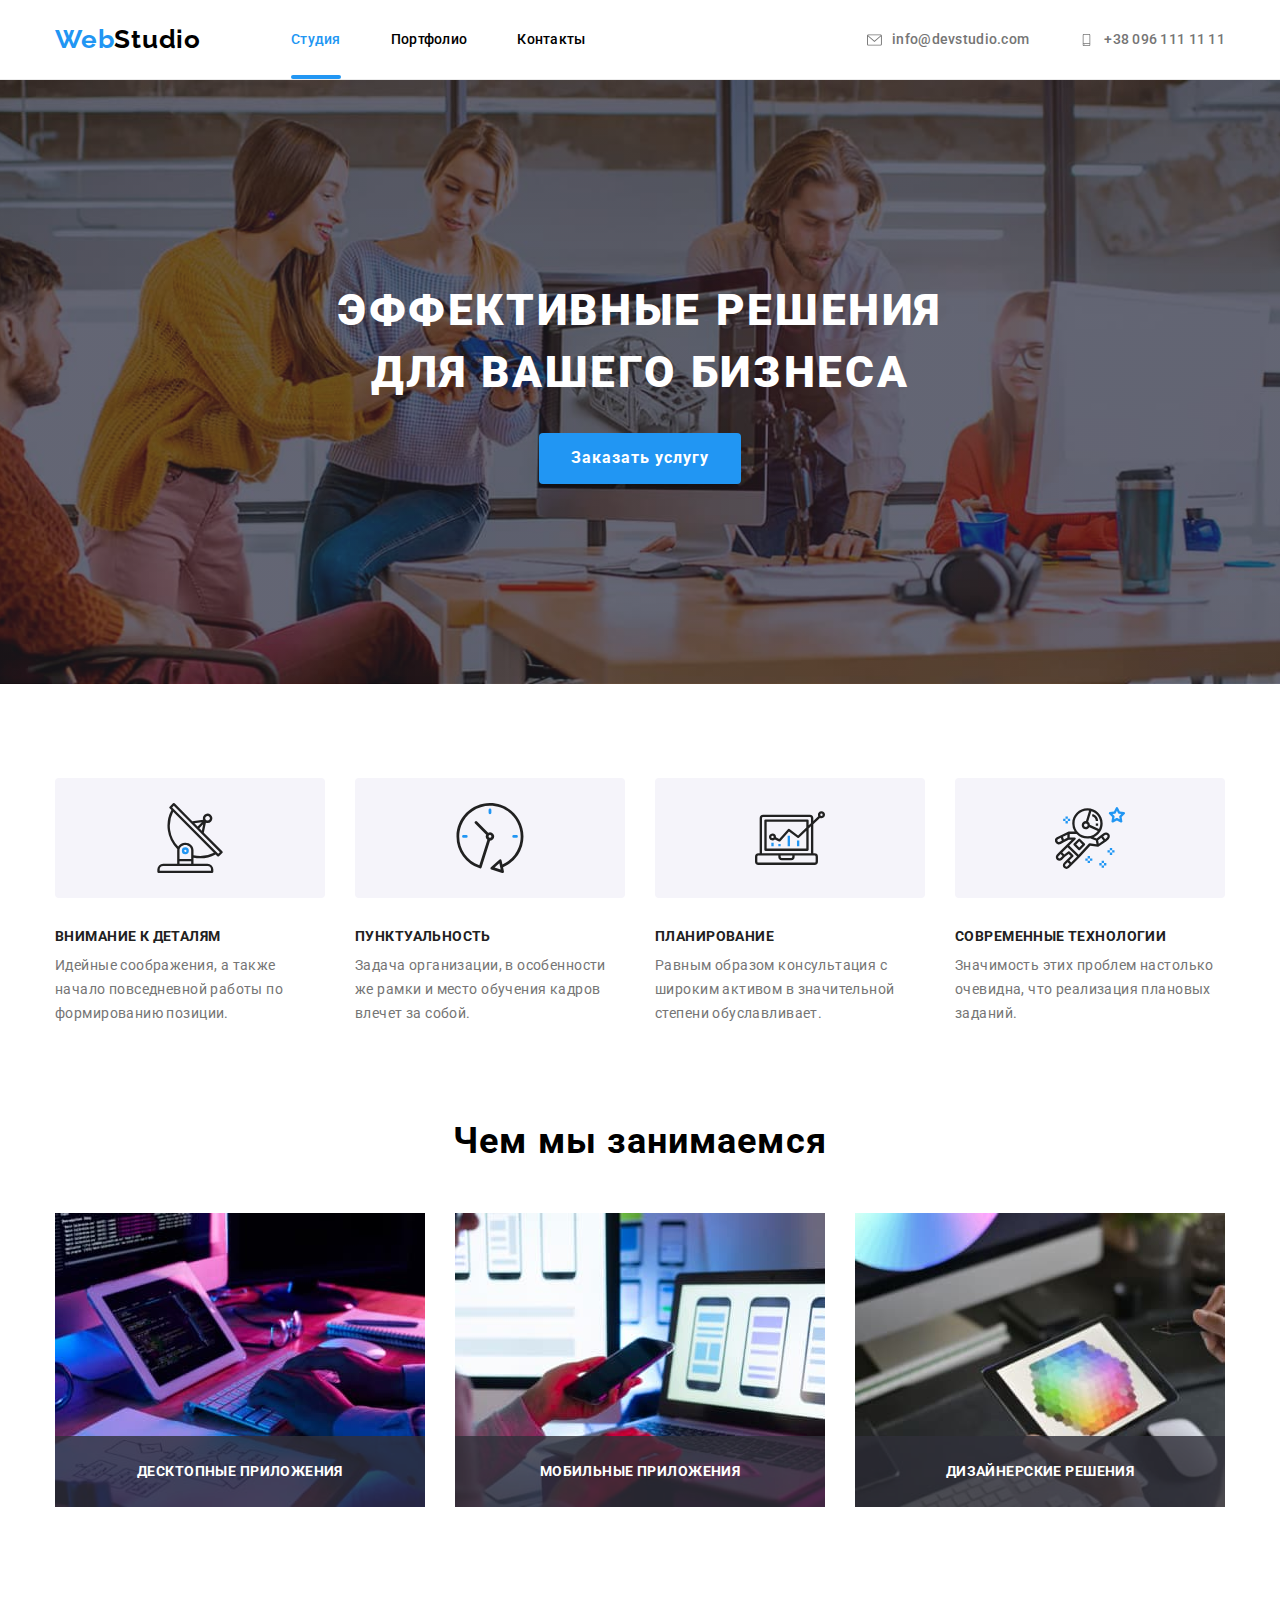
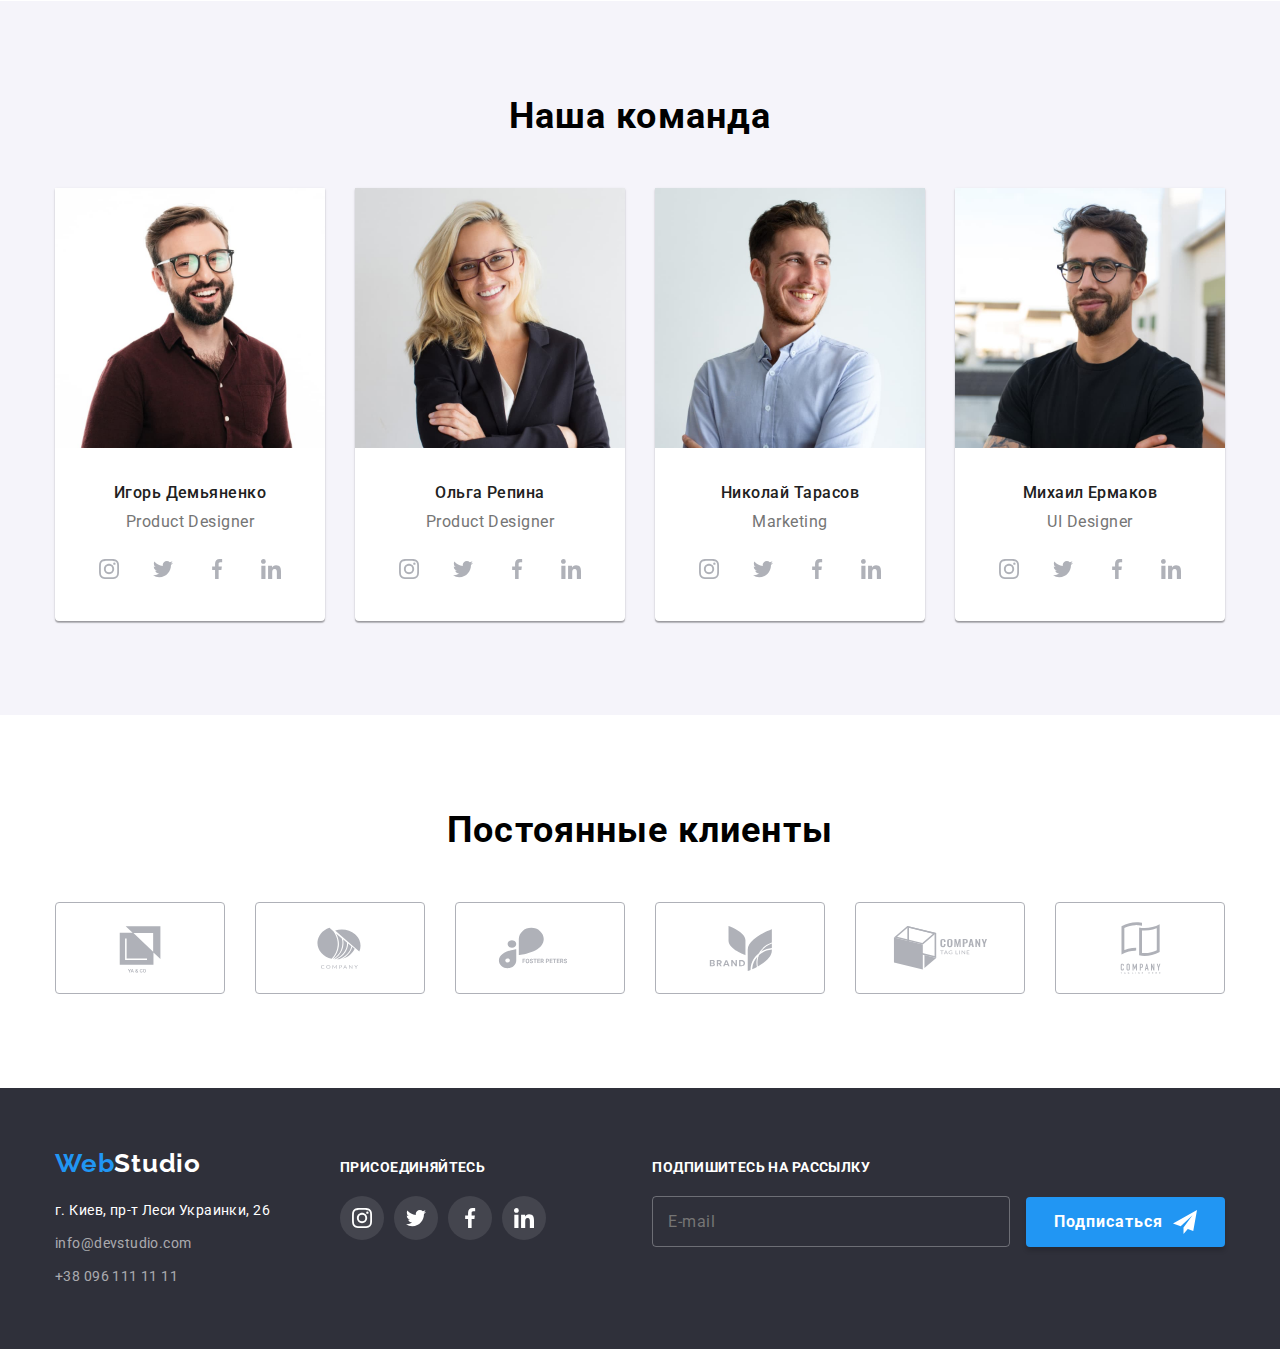
<file: index.html>
<!DOCTYPE html>
<html lang="en">
  <head>
    <meta charset="UTF-8" />
    <meta http-equiv="X-UA-Compatible" content="IE=edge" />
    <meta name="viewport" content="width=device-width, initial-scale=1.0" />
    <title>Work Denis Myrhoiazov</title>
    <link
      href="https://fonts.googleapis.com/css2?family=Raleway:wght@700&family=Roboto:wght@400;500;700;900&display=swap"
      rel="stylesheet"
    />
    <link rel="stylesheet" href="./css/normalize.css" />
    <link rel="stylesheet" href="./css/style.css" />
  </head>
  <body>
    <header class="header">
      <div class="container">
        <div class="nav-wrapper">
          <a class="logo nav-logo" href="index.html"><span>Web</span>Studio</a>
          <nav class="site-nav">
            <ul class="nav-list">
              <li class="item">
                <a class="nav-link primary" href="index.html">Студия</a>
              </li>
              <li class="item">
                <a class="nav-link" href="portfolio.html">Портфолио</a>
              </li>
              <li class="item"><a class="nav-link" href="#">Контакты</a></li>
            </ul>
          </nav>
          <div class="header-contact">
            <ul class="contact nav-contact">
              <li class="item">
                <a class="contact-link" href="mailto:info@devstudio.com"
                  > <svg class="icon icon-envelope" >
                    <use
                      href="./images/icon/symbol-defs.svg#icon-envelope"
                    ></use>
                  </svg>info@devstudio.com</a
                >
              </li>
              <li class="item">
                <a class="contact-link" href="tel:+80961111111"
                  > <svg class="icon icon-smartphone">
                    <use
                      href="./images/icon/symbol-defs.svg#icon-smartphone"
                    ></use>
                  </svg> +38 096 111 11 11</a
                >
              </li>
            </ul>
          </div>
        </div>
      </div>
    </header>
    <main class="main">
      <!-- Hero Section -->
      <section class="main-header">
        <h1 class="main-hero-title">
          Эффективные решения <br />
          для вашего бизнеса
        </h1>
        <button data-modal-open class="main-btn" type="button">Заказать услугу</button>
      </section>
      <!-- Our Work -->
      <section class="our-work">
        <div class="container">
          <!-- Не видимый заголовок -->
          <h2 class="main-text visually-hidden">Примеры услуг работы</h2>
          <!-- Не видимый заголовок -->
          <ul class="our-work-list">
            <li class="our-work-link">
              <div class="our-work-img">
                <svg class="antenna">
                  <use
                    href="./images/icon/symbol-defs.svg#icon-antenna"
                  ></use>
                </svg>
              </div>
              <h3 class="our-work__title">Внимание к деталям</h3>
              <p class="our-work__subtitle">
                Идейные соображения, а также начало повседневной работы по
                формированию позиции.
              </p>
            </li>

            <li class="our-work-link">
              <div class="our-work-img">
                <svg class="clock">
                  <use
                    href="./images/icon/symbol-defs.svg#icon-clock"
                  ></use>
                </svg>
              </div>
              <h3 class="our-work__title">Пунктуальность</h3>
              <p class="our-work__subtitle">
                Задача организации, в особенности же рамки и место обучения
                кадров влечет за собой.
              </p>
            </li>

            <li class="our-work-link">
              <div class="our-work-img">
                <svg class="diagram">
                  <use
                    href="./images/icon/symbol-defs.svg#icon-diagram"
                  ></use>
                </svg>
              </div>
              <h3 class="our-work__title">Планирование</h3>
              <p class="our-work__subtitle">
                Равным образом консультация с широким активом в значительной
                степени обуславливает.
              </p>
            </li>

            <li class="our-work-link">
              <div class="our-work-img">
                <svg class="astronaut">
                  <use
                    href="./images/icon/symbol-defs.svg#icon-astronaut"
                  ></use>
                </svg>
              </div>
              <h3 class="our-work__title">Современные технологии</h3>
              <p class="our-work__subtitle">
                Значимость этих проблем настолько очевидна, что реализация
                плановых заданий.
              </p>
            </li>
          </ul>
        </div>
      </section>
      <!-- Our Progress -->
      <section class="our-progress">
        <div class="container">
          <h2 class="progress-title title">Чем мы занимаемся</h2>

          <ul class="progress-list">
            <li class="progress-link">
              <img class="progress-img"
                src="./images/img1.jpg"
                alt="Картинка компьютера 1"
                width="370"
                height="294"
              />
               <h3 class="progress-text">Десктопные приложения</h3>
            </li>
            <li class="progress-link">
              <img class="progress-img"
                src="./images/img2.jpg"
                alt="Картинка компьютера 2"
                width="370"
                height="294"
              /> <h3 class="progress-text">Мобильные приложения</h3>
            </li>
            <li class="progress-link">
              <img class="progress-img"
                src="./images/img3.jpg"
                alt="Картинка компьютера 3"
                width="370"
                height="294"
              /> <h3 class="progress-text">Дизайнерские решения</h3>
            </li>
          </ul>
        </div>
      </section>
      <!-- Our Team -->
      <section class="our-team">
        <div class="container">
          <h2 class="team-title title">Наша команда</h2>
          <ul class="team-list">
            <li class="team-item">
              <img
                src="./images/img-team1.jpg"
                alt="Игорь Демьяненко"
                width="270"
                height="260"
              />
              <div class="team-content">
              <h3 class="team-text">Игорь Демьяненко</h3>
              <p class="team-subtext">Product Designer</p>
              <div class="social-list">
                <a class="social-link" href="#">
                  <svg aria-label="instagram" class="social-icon">
                    <use
                      href="./images/icon/symbol-defs.svg#icon-instagram"
                    ></use>
                  </svg>
                </a>
                <a class="social-link" href="#"
                ><svg aria-label="twitter" class="social-icon">
                  <use
                    href="./images/icon/symbol-defs.svg#icon-twitter"
                  ></use>
                </svg>
              </a>
                <a class="social-link" href="#"
                ><svg aria-label="facebook" class="social-icon">
                  <use
                    href="./images/icon/symbol-defs.svg#icon-facebook"
                  ></use>
                </svg>
              </a>
                <a class="social-link" href="#"
                  ><svg aria-label="linkedin" class="social-icon">
                    <use
                      href="./images/icon/symbol-defs.svg#icon-linkedin"
                    ></use>
                  </svg>
                </a>
              </div>
            </div>
            </li>
            <li class="team-item">
              <img
                src="./images/img-team2.jpg"
                alt="Ольга Репина"
                width="270"
                height="260"
              />
              <div class="team-content">
                <h3 class="team-text">Ольга Репина</h3>
                <p class="team-subtext">Product Designer</p>
                <div class="social-list">
                  <a class="social-link" href="#">
                    <svg aria-label="instagram" class="social-icon">
                      <use
                        href="./images/icon/symbol-defs.svg#icon-instagram"
                      ></use>
                    </svg>
                  </a>
                  <a class="social-link" href="#"
                  ><svg aria-label="twitter" class="social-icon">
                    <use
                      href="./images/icon/symbol-defs.svg#icon-twitter"
                    ></use>
                  </svg>
                </a>
                  <a class="social-link" href="#"
                  ><svg aria-label="facebook" class="social-icon">
                    <use
                      href="./images/icon/symbol-defs.svg#icon-facebook"
                    ></use>
                  </svg>
                </a>
                  <a class="social-link" href="#"
                    ><svg aria-label="linkedin" class="social-icon">
                      <use
                        href="./images/icon/symbol-defs.svg#icon-linkedin"
                      ></use>
                    </svg>
                  </a>
                </div>
              </div>
            </li>

            <li class="team-item">
              <img
                src="./images/img-team3.jpg"
                alt="Николай Тарасов"
                width="270"
                height="260"
              />
              <div class="team-content">
                <h3 class="team-text">Николай Тарасов</h3>
              <p class="team-subtext">Marketing</p>
                <div class="social-list">
                  <a class="social-link" href="#">
                    <svg aria-label="instagram" class="social-icon">
                      <use
                        href="./images/icon/symbol-defs.svg#icon-instagram"
                      ></use>
                    </svg>
                  </a>
                  <a class="social-link" href="#"
                  ><svg aria-label="twitter" class="social-icon">
                    <use
                      href="./images/icon/symbol-defs.svg#icon-twitter"
                    ></use>
                  </svg>
                </a>
                  <a class="social-link" href="#"
                  ><svg aria-label="facebook" class="social-icon">
                    <use
                      href="./images/icon/symbol-defs.svg#icon-facebook"
                    ></use>
                  </svg>
                </a>
                  <a class="social-link" href="#"
                    ><svg aria-label="linkedin" class="social-icon">
                      <use
                        href="./images/icon/symbol-defs.svg#icon-linkedin"
                      ></use>
                    </svg>
                  </a>
                </div>
              </div>
            </li>

            <li class="team-item">
              <img
                src="./images/img-team4.jpg"
                alt="Михаил Ермаков"
                width="270"
                height="260"
              />
              <div class="team-content">
                <h3 class="team-text">Михаил Ермаков</h3>
              <p class="team-subtext">UI Designer</p>
                <div class="social-list">
                  <a class="social-link" href="#">
                    <svg aria-label="instagram" class="social-icon">
                      <use
                        href="./images/icon/symbol-defs.svg#icon-instagram"
                      ></use>
                    </svg>
                  </a>
                  <a class="social-link" href="#"
                  ><svg aria-label="twitter" class="social-icon">
                    <use
                      href="./images/icon/symbol-defs.svg#icon-twitter"
                    ></use>
                  </svg>
                </a>
                  <a class="social-link" href="#"
                  ><svg aria-label="facebook" class="social-icon">
                    <use
                      href="./images/icon/symbol-defs.svg#icon-facebook"
                    ></use>
                  </svg>
                </a>
                  <a class="social-link" href="#"
                    ><svg aria-label="linkedin" class="social-icon">
                      <use
                        href="./images/icon/symbol-defs.svg#icon-linkedin"
                      ></use>
                    </svg>
                  </a>
                </div>
              </div>
            </li>
          </ul>
        </div>
      </section>
      <!-- Our Partner -->
      <section class="our-partner">
        <div class="container">
          <h2 class="partner-title title">Постоянные клиенты</h2>
          <ul class="our-partner-list">
            <li class="our-partner-link">
              <a href="#" class="our-partner-bg">
                <svg class="partner-logo">
                  <use
                    href="./images/icon/symbol-defs.svg#icon-logo1"
                  ></use>
                </svg>
              </a>
            </li>

            <li class="our-partner-link">
              <a href="#" class="our-partner-bg">
                <svg class="partner-logo">
                  <use
                    href="./images/icon/symbol-defs.svg#icon-logo2"
                  ></use>
                </svg>
              </a>
            </li>

            <li class="our-partner-link">
              <a href="#" class="our-partner-bg">
                <svg class="partner-logo">
                  <use
                    href="./images/icon/symbol-defs.svg#icon-logo3"
                  ></use>
                </svg>
              </a>
            </li>

            <li class="our-partner-link">
              <a href="#" class="our-partner-bg">
                <svg class="partner-logo">
                  <use
                    href="./images/icon/symbol-defs.svg#icon-logo4"
                  ></use>
                </svg>
              </a>
            </li>
            <li class="our-partner-link">
              <a href="#" class="our-partner-bg">
                <svg class="partner-logo">
                  <use
                    href="./images/icon/symbol-defs.svg#icon-logo5"
                  ></use>
                </svg>
              </a>
            </li>
            <li class="our-partner-link">
              <a href="#" class="our-partner-bg">
                <svg class="partner-logo">
                  <use
                    href="./images/icon/symbol-defs.svg#icon-logo6"
                  ></use>
                </svg>
              </a>
            </li>
          </ul>
        </div>
      </section>
    </main>
    <!-- Footer -->
    <footer class="footer">
      <div class="container">
        <div class="footer-row">
          <div class="footer-adress">
            <a class="logo footer-logo" href="index.html"
              ><span>Web</span>Studio</a
            >
            <address>
              <ul class="contact footer-contact">
                <li class="item">
                  <a
                    class="contact-link footer-map"
                    href="https://goo.gl/maps/vvdmtpZNE354Qot68"
                    >г. Киев, пр-т Леси Украинки, 26</a
                  >
                </li>
                <li class="item">
                  <a class="contact-link" href="mailto:info@devstudio.com"
                    >info@devstudio.com</a
                  >
                </li>
                <li class="item">
                  <a class="contact-link" href="tel:+80961111111"
                    >+38 096 111 11 11</a
                  >
                </li>
              </ul>
            </address>
          </div>

          <div class="footer-social">
            <h2 class="footer-social-text">присоединяйтесь</h2>
            <div class="footer-social-link">
              <a class="footer-link" href="#">
                <svg aria-label="instagram" class="footer-link-instagram">
                  <use
                    href="./images/icon/symbol-defs.svg#icon-instagram"
                  ></use>
                </svg>
              </a>
              <a class="footer-link" href="#"
              ><svg aria-label="twitter" class="footer-link-twitter">
                <use
                  href="./images/icon/symbol-defs.svg#icon-twitter"
                ></use>
              </svg>
            </a>
              <a class="footer-link" href="#"
              ><svg aria-label="facebook" class="footer-link-facebook">
                <use
                  href="./images/icon/symbol-defs.svg#icon-facebook"
                ></use>
              </svg>
            </a>
              <a class="footer-link" href="#"
                ><svg aria-label="linkedin" class="footer-link-linkedin">
                  <use
                    href="./images/icon/symbol-defs.svg#icon-linkedin"
                  ></use>
                </svg>
              </a>
             
            </div>
          </div>
          <div class="footer-wrapper">
            <h2 class="footer-social-text">Подпишитесь на рассылку</h2>
            <form class="footer-form">
                <input class="footer-input" type="email" name="footer-email" placeholder="E-mail">
              <button class="submit-btn" type="submit">Подписаться <svg aria-label="submit" class="icon-submit">
                <use
                  href="./images/icon/symbol-defs.svg#icon-submit"
                ></use>
              </svg></button>
            </form>

          </div>
        </div>
      </div>
    </footer>
     <!-- Box- model -->
     <div data-modal class="box-model is-hidden">
      <form name="form-modal" class="form" action="#" autocomplete="off">
        <h2 class="form-title title">
          Оставьте свои данные, мы вам перезвоним
        </h2>
        <label class="form-field">
          <span class="form-label">Имя</span>
          <input class="form-input" type="text" name="" placeholder=" " autofocus/>
          <span class="form-icon">
            <svg class="icon">
            <use href="./images/box-modal/symbol-defs.svg#icon-user"></use>
          </svg> </span
      ></label
        >

        <label class="form-field">
          <span class="form-label">Телефон</span>
          <input class="form-input" type="tel" name="" placeholder=" " />
          <span class="form-icon"
          ><svg class="icon">
            <use href="./images/box-modal/symbol-defs.svg#icon-tel"></use>
          </svg> </span
      ></label
        >

        <label class="form-field">
          <span class="form-label">Почта</span>
          <input class="form-input" type="email" name="" placeholder=" " />
          <span class="form-icon"
          ><svg class="icon">
            <use href="./images/box-modal/symbol-defs.svg#icon-email"></use>
          </svg> </span
      ></label
        >
        <label class="form-field textarea">
          <span class="textarea-label">Комментарий</span>
          <textarea
            class="form-input form-area"
            placeholder="Введите текст"
            name=""
          ></textarea>
          </label>

          <label class="form-chekbox">
            <input class="chekbox-input" type="checkbox" name="" placeholder=" " />
            <span class="chekbox-icon"></span> <span   class="chekbox-text">Соглашаюсь с рассылкой и принимаю <a href="#"><span class="chekbox-text-accent">Условия договора</span></a> </span></label
          >
      <button class="form-btn" type="submit">Отправить</button>
      <div class="closed" data-modal-close><span class="form-closed "
        ><svg class="icon">
          <use href="./images/box-modal/symbol-defs.svg#icon-closed"></use>
        </svg> </span
    ></div>
      </form>
    </div>
    <script src="./js/modal.js"></script>
  </body>
</html>
</file>
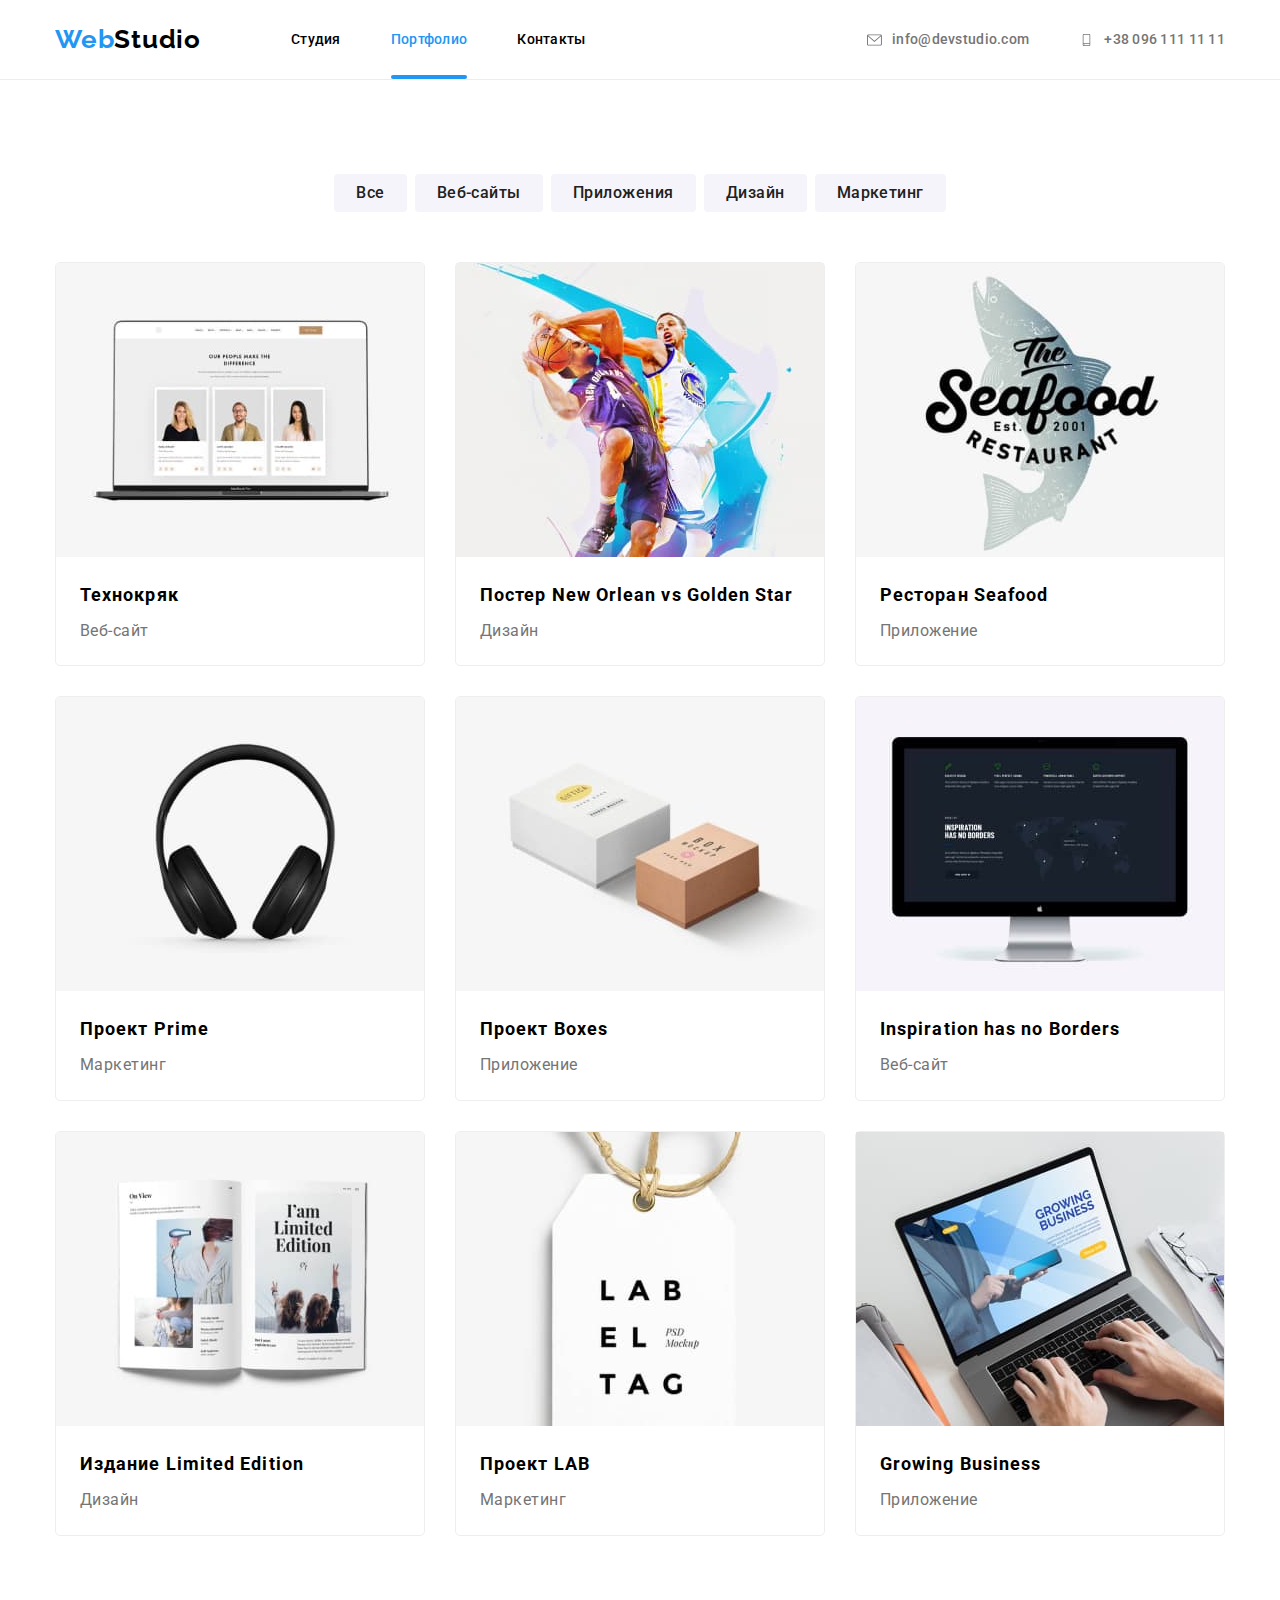
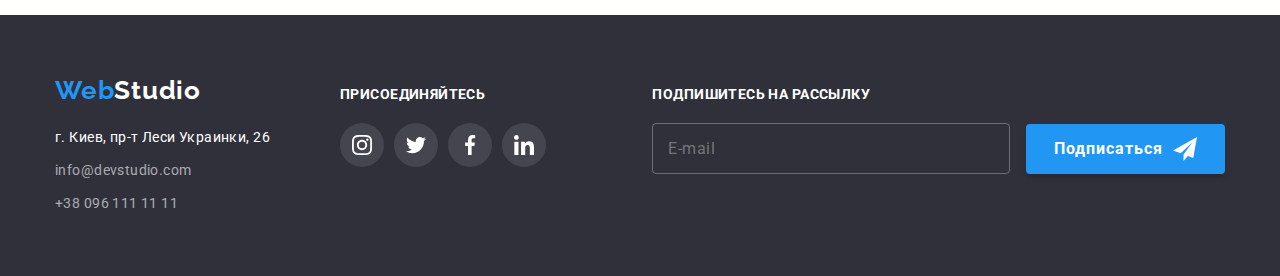
<file: portfolio.html>
<!DOCTYPE html>
<html lang="en">
  <head>
    <meta charset="UTF-8" />
    <meta http-equiv="X-UA-Compatible" content="IE=edge" />
    <meta name="viewport" content="width=device-width, initial-scale=1.0" />
    <title>Work Myrhoiazov 2</title>
    <link
      href="https://fonts.googleapis.com/css2?family=Raleway:wght@700&family=Roboto:wght@400;500;700;900&display=swap"
      rel="stylesheet"
    />

    <link rel="stylesheet" href="./css/normalize.css" />
    <link rel="stylesheet" href="./css/style.css" />
  </head>
  <body>
    <header class="header">
      <div class="container">
        <div class="nav-wrapper">
            <a class="logo nav-logo" href="index.html"
              ><span>Web</span>Studio</a
            >
            <nav class="site-nav"></nav>
            <ul class="nav-list">
              <li class="item">
                <a class="nav-link " href="index.html">Студия</a>
              </li>
              <li class="item">
                <a class="nav-link primary" href="portfolio.html">Портфолио</a>
              </li>
              <li class="item"><a class="nav-link" href="#">Контакты</a></li>
            </ul>
          </nav>
          <div class="header-contact">
            <ul class="contact nav-contact">
              <li class="item">
                <a class="contact-link" href="mailto:info@devstudio.com"
                  > <svg class="icon icon-envelope" >
                    <use
                      href="./images/icon/symbol-defs.svg#icon-envelope"
                    ></use>
                  </svg>info@devstudio.com</a
                >
              </li>
              <li class="item">
                <a class="contact-link" href="tel:+80961111111"
                  > <svg class="icon icon-smartphone">
                    <use
                      href="./images/icon/symbol-defs.svg#icon-smartphone"
                    ></use>
                  </svg> +38 096 111 11 11</a
                >
              </li>
            </ul>
          </div>
        </div>
      </div>
    </header>
    <main class="main-portfolio">
        <section class="portfolio-body">
          <div class="container">
          <!-- Не видимый заголовок  ГЕРОй-->
            <h1 class="main-text visually-hidden">Примеры услуг работы</h1>
          <!-- Не видимый заголовок -->
            <ul class="portfolio-link">
            <li class="btn">
              <button type="button">Все</button>
            </li>
            <li class="btn">
              <button type="button">Веб-сайты</button>
            </li>
            <li class="btn">
              <button type="button">Приложения</button>
            </li>
            <li class="btn">
              <button type="button">Дизайн</button>
            </li>
            <li class="btn">
              <button type="button">Маркетинг</button>
            </li>
          </ul>
          <ul class="portfolio-items">
            <li class="item">
              <div class="img-wrapper">
                <img
                class="portfolio-img"
                src="./images/Portfolio/img1.jpg"
                alt="Технокряк"
                width="370"
              /> 
              <div class="img-subtext">
                Ресурс предлагает комплексные предложения с разным уровнем
                функционала и сервисов. Все это позволит посетителю получить
                исчерпывающие сведения о компании или частном лице.
              </div>
              </div>
              
              <div class="portfolio-wrapper">
              <h3 class="portfolio-title">Технокряк</h3>
              <p class="portfolio-subtitle">Веб-сайт</p>
            </div>
            </li>
            <li class="item">
              <div class="img-wrapper"><img
                class="portfolio-img"
                src="./images/Portfolio/img2.jpg"
                alt="Постер New Orlean"
                width="370"
              /><div class="img-subtext">
                Ресурс предлагает комплексные предложения с разным уровнем
                функционала и сервисов. Все это позволит посетителю получить
                исчерпывающие сведения о компании или частном лице.
              </div></div>
              <div class="portfolio-wrapper">
              <h3 class="portfolio-title">Постер New Orlean vs Golden Star</h3>
              <p class="portfolio-subtitle">Дизайн</p></div>
            </li>
            <li class="item">
              <div class="img-wrapper"><img
                class="portfolio-img"
                src="./images/Portfolio/img3.jpg"
                alt="Ресторан Seafood"
                width="370"
              /><div class="img-subtext">
                Ресурс предлагает комплексные предложения с разным уровнем
                функционала и сервисов. Все это позволит посетителю получить
                исчерпывающие сведения о компании или частном лице.
              </div></div>
              <div class="portfolio-wrapper">
              <h3 class="portfolio-title">Ресторан Seafood</h3>
              <p class="portfolio-subtitle">Приложение</p></div>
            </li>

            <li class="item">
              <div class="img-wrapper"><img
                class="portfolio-img"
                src="./images/Portfolio/img4.jpg"
                alt="Проект Prime"
                width="370"
              /><div class="img-subtext">
                Ресурс предлагает комплексные предложения с разным уровнем
                функционала и сервисов. Все это позволит посетителю получить
                исчерпывающие сведения о компании или частном лице.
              </div></div>
              <div class="portfolio-wrapper">
              <h3 class="portfolio-title">Проект Prime</h3>
              <p class="portfolio-subtitle">Маркетинг</p></div>
            </li>

            <li class="item">
              <div class="img-wrapper"><img
                class="portfolio-img"
                src="./images/Portfolio/img5.jpg"
                alt="Проект Boxes"
                width="370"
              /><div class="img-subtext">
                Ресурс предлагает комплексные предложения с разным уровнем
                функционала и сервисов. Все это позволит посетителю получить
                исчерпывающие сведения о компании или частном лице.
              </div></div>
              <div class="portfolio-wrapper">
              <h3 class="portfolio-title">Проект Boxes</h3>
              <p class="portfolio-subtitle">Приложение</p></div>
            </li>
            <li class="item">
              <div class="img-wrapper"><img
                class="portfolio-img"
                src="./images/Portfolio/img6.jpg"
                alt="Inspiration has no Borders"
                width="370"
              /><div class="img-subtext">
                Ресурс предлагает комплексные предложения с разным уровнем
                функционала и сервисов. Все это позволит посетителю получить
                исчерпывающие сведения о компании или частном лице.
              </div></div>
              <div class="portfolio-wrapper">
              <h3 class="portfolio-title">Inspiration has no Borders</h3>
              <p class="portfolio-subtitle">Веб-сайт</p></div>
            </li>
            <li class="item">
              <div class="img-wrapper"><img
                class="portfolio-img"
                src="./images/Portfolio/img7.jpg"
                alt="Издание Limited Edition"
                width="370"
              /><div class="img-subtext">
                Ресурс предлагает комплексные предложения с разным уровнем
                функционала и сервисов. Все это позволит посетителю получить
                исчерпывающие сведения о компании или частном лице.
              </div></div>
              <div class="portfolio-wrapper">
              <h3 class="portfolio-title">Издание Limited Edition</h3>
              <p class="portfolio-subtitle">Дизайн</p></div>
            </li>
            <li class="item">
              <div class="img-wrapper"><img
                class="portfolio-img"
                src="./images/Portfolio/img8.jpg"
                alt="Проект LAB"
                width="370"
              /><div class="img-subtext">
                Ресурс предлагает комплексные предложения с разным уровнем
                функционала и сервисов. Все это позволит посетителю получить
                исчерпывающие сведения о компании или частном лице.
              </div></div>
              <div class="portfolio-wrapper">
              <h3 class="portfolio-title">Проект LAB</h3>
              <p class="portfolio-subtitle">Маркетинг</p></div>
            </li>
            <li class="item">
              <div class="img-wrapper"><img
                class="portfolio-img"
                src="./images/Portfolio/img9.jpg"
                alt="ТGrowing Business"
                width="370"
              /><div class="img-subtext">
                Ресурс предлагает комплексные предложения с разным уровнем
                функционала и сервисов. Все это позволит посетителю получить
                исчерпывающие сведения о компании или частном лице.
              </div></div>
              <div class="portfolio-wrapper">
              <h3 class="portfolio-title">Growing Business</h3>
              <p class="portfolio-subtitle">Приложение</p>
            </div>
            </li>
          </ul>
        </div>
      </section>
      
    </main>

    <footer class="footer">
      <div class="container">
        <div class="footer-row">
          <div class="footer-adress">
            <a class="logo footer-logo" href="index.html"
              ><span>Web</span>Studio</a
            >
            <address>
              <ul class="contact footer-contact">
                <li class="item">
                  <a
                    class="contact-link footer-map"
                    href="https://goo.gl/maps/vvdmtpZNE354Qot68"
                    >г. Киев, пр-т Леси Украинки, 26</a
                  >
                </li>
                <li class="item">
                  <a class="contact-link" href="mailto:info@devstudio.com"
                    >info@devstudio.com</a
                  >
                </li>
                <li class="item">
                  <a class="contact-link" href="tel:+80961111111"
                    >+38 096 111 11 11</a
                  >
                </li>
              </ul>
            </address>
          </div>

          <div class="footer-social">
            <h2 class="footer-social-text">присоединяйтесь</h2>
            <div class="footer-social-link">
              <a class="footer-link" href="#">
                <svg aria-label="instagram" class="footer-link-instagram">
                  <use
                    href="./images/icon/symbol-defs.svg#icon-instagram"
                  ></use>
                </svg>
              </a>
              <a class="footer-link" href="#"
              ><svg aria-label="twitter" class="footer-link-twitter">
                <use
                  href="./images/icon/symbol-defs.svg#icon-twitter"
                ></use>
              </svg>
            </a>
              <a class="footer-link" href="#"
              ><svg aria-label="facebook" class="footer-link-facebook">
                <use
                  href="./images/icon/symbol-defs.svg#icon-facebook"
                ></use>
              </svg>
            </a>
              <a class="footer-link" href="#"
                ><svg aria-label="linkedin" class="footer-link-linkedin">
                  <use
                    href="./images/icon/symbol-defs.svg#icon-linkedin"
                  ></use>
                </svg>
              </a>
             
            </div>
          </div>
          <div class="footer-wrapper">
            <h2 class="footer-social-text">Подпишитесь на рассылку</h2>
            <form class="footer-form">
                <input class="footer-input" type="email" name="footer-email" placeholder="E-mail">
              <button class="submit-btn" type="submit">Подписаться <svg aria-label="submit" class="icon-submit">
                <use
                  href="./images/icon/symbol-defs.svg#icon-submit"
                ></use>
              </svg></button>
            </form>

          </div>
        </div>
      </div>
    </footer>
  </body>
</html>
</file>
<file: css/style.css>
html {
  box-sizing: border-box;
}

*,
*::before,
*::after {
  box-sizing: inherit;
}

/* Общие файлы Css */

/* ---------Брендовые цвета---------- */

:root {
  --blu-brand-color: #2196f3;
  --black-brand-color: rgba(33, 33, 33, 1);
  --grey-brand-color: rgba(117, 117, 117, 1);
  --white-brand-color: #fff;
  --black-logo: #000;
  --brand-color-footer: rgba(47, 48, 58, 1);
}

body {
  font-family: 'Roboto';
  box-sizing: border-box;
  color: #000;
  background-color: var(--white-brand-color);
  margin: 0;
}

.header {
  position: fixed;
  z-index: 999;
  top: 0;
  left: 0;
  width: 100%;
  border-bottom: 1px solid rgba(236, 236, 236, 1);

  background-color: var(--white-brand-color);
}

.container {
  max-width: 1200px;
  margin: 0 auto;

  padding-left: 15px;
  padding-right: 15px;
}

/* -------Стилизация Навигации------- */

.nav-wrapper {
  display: flex;
  align-items: center;
  flex-wrap: wrap;
}

.site-nav {
  display: flex;
  align-items: center;
  flex-wrap: wrap;
}

/* Logo */

.logo {
  display: inline-block;
  font-family: 'Raleway';

  font-size: 26px;
  text-decoration: none;
  font-weight: 700;
  line-height: 1.2;
  letter-spacing: 0.03em;

  color: var(----black-brand-color);
}

.nav-logo {
  margin-right: 90px;
}

.logo span {
  color: var(--blu-brand-color);
}

.nav-list,
.nav-contact {
  list-style: none;
  display: flex;
}

.nav-list .nav-link {
  display: block;

  padding: 32px 0;

  color: var(----black-brand-color);
  font-size: 14px;
  line-height: 1.1;
  letter-spacing: 0.02em;
  font-weight: 500;
  text-decoration: none;

  transition: color 250ms cubic-bezier(0.4, 0, 0.2, 1);
}

.nav-list .nav-link:hover,
.nav-list .nav-link:focus {
  color: var(--blu-brand-color);
}

.nav-list .primary {
  display: block;
  position: relative;

  padding: 32px 0;

  color: var(--blu-brand-color);
}

.nav-list .primary::after {
  content: '';
  display: block;
  position: absolute;
  left: 0;
  bottom: 0;

  width: 100%;
  height: 4px;
  border-radius: 2px;
  background-color: var(--blu-brand-color);
}

/* стилизация нав контактов */

.nav-list .item + .item {
  margin-left: 50px;
}
.nav-contact .item + .item {
  margin-left: 50px;
}

.header-contact {
  margin-left: auto;
}

.header-contact .contact-link {
  display: flex;
  align-items: center;
  color: var(--grey-brand-color);
  font-weight: 500;
  font-size: 14px;
  line-height: 1.1;
  letter-spacing: 0.02em;
  font-style: normal;
  text-decoration: none;
}

.footer-contact .contact-link {
  display: flex;
  align-items: center;
  color: rgba(255, 255, 255, 0.6);

  font-weight: 400;
  font-size: 14px;
  line-height: 1.7;
  letter-spacing: 0.03em;
  font-style: normal;
  text-decoration: none;

  transition: color 250ms cubic-bezier(0.4, 0, 0.2, 1);
}

.contact .contact-link:hover,
.contact .contact-link:focus {
  color: var(--blu-brand-color);
}

/* Footer style */

.footer {
  background: var(--brand-color-footer);
  padding: 60px 0;
}

.footer-logo {
  color: var(--white-brand-color);
  margin: 0;
  margin-bottom: 20px;
}

.footer-contact .item {
  margin-bottom: 9px;
}

.footer-contact .item:last-child {
  margin-bottom: 0;
}

.footer-contact .footer-map {
  color: var(--white-brand-color);
}

/* Icon */

.icon-envelope {
  width: 16px;
  height: 12px;
  margin-right: 10px;
  fill: currentColor;
}

.icon-smartphone {
  width: 10px;
  height: 16px;
  margin-right: 10px;
  fill: currentColor;
}
/* ---------Стилизация Portfolio-------- */

/* Стилизация Portfolio Body */

/* Скрытй текст в портфолио */
.visually-hidden {
  position: absolute;
  width: 1px;
  height: 1px;
  margin: -1px;
  border: 0;
  padding: 0;

  white-space: nowrap;
  clip-path: inset(100%);
  clip: rect(0 0 0 0);
  overflow: hidden;
}
/* Скрытй текст в портфолио */

.main-portfolio {
  padding-bottom: 94px;
  padding-top: 94px;

  margin-top: 80px;
}

.portfolio-link {
  display: flex;
  justify-content: center;
  flex-wrap: wrap;

  margin-bottom: 50px;
  margin-top: 0;
}

.portfolio-link button {
  font-weight: 500;
  color: var(--black-brand-color);
  font-size: 16px;
  line-height: 1.6;
  letter-spacing: 0.03em;

  background-color: rgba(245, 244, 250, 1);
  padding: 6px 22px;
  border-radius: 4px;
  border: 0;

  margin: 0 4px;
  cursor: pointer;

  transition: color 250ms cubic-bezier(0.4, 0, 0.2, 1),
    background-color 250ms cubic-bezier(0.4, 0, 0.2, 1),
    box-shadow 250ms cubic-bezier(0.4, 0, 0.2, 1);
}
.portfolio-link button:hover,
.portfolio-link button:focus {
  color: var(--white-brand-color);
  background-color: var(--blu-brand-color);
  box-shadow: 0 5px 15px rgba(117, 117, 117, 0.2);
}

.portfolio-items {
  display: flex;
  flex-wrap: wrap;

  margin: -15px;
}

.portfolio-items .item {
  width: 370px;

  border: 1px solid rgba(238, 238, 238, 1);
  border-radius: 5px;
  transform: scale(1);
  transition: transform 1s ease;

  cursor: pointer;

  border: 1px solid rgba(238, 238, 238, 1);
  transition: box-shadow 250ms cubic-bezier(0.4, 0, 0.2, 1);

  margin: 15px;
}

.portfolio-items .item:nth-child(3n) {
  margin-right: 0;
}

.portfolio-items .item:nth-last-child(-n + 3) {
  margin-bottom: 0;
}

.portfolio-items .item:hover {
  box-shadow: 0 5px 15px rgba(117, 117, 117, 0.2);
  transform: scale(1.01);
}

.portfolio-img {
  display: block;
}

.img-wrapper {
  position: relative;
  overflow: hidden;
}

.img-wrapper::before {
  content: '';
  position: absolute;
  width: 100%;
  height: 100%;
  background: rgba(33, 150, 243, 0.9);

  transform: translateY(100%);

  transition: transform 250ms cubic-bezier(0.4, 0, 0.2, 1);
}

.portfolio-items .item:hover .img-wrapper::before {
  transform: translateY(0);
}

.img-subtext {
  position: absolute;
  top: 0;
  left: 0;

  padding: 63px 24px;

  font-family: 'Roboto';
  font-weight: 400;
  font-size: 18px;
  line-height: 1.5;
  letter-spacing: 0.03em;
  color: var(--white-brand-color);

  transform: translateY(100%);

  transition: transform 250ms cubic-bezier(0.4, 0, 0.2, 1);
}

.portfolio-items .item:hover .img-subtext {
  transform: translateY(0);
}

.portfolio-wrapper {
  padding: 20px 24px;
}

.portfolio-title {
  font-weight: 700;
  line-height: 2;
  letter-spacing: 0.06em;
  font-size: 18px;

  color: var(----black-brand-color);
  margin-bottom: 4px;
}
.portfolio-subtitle {
  font-weight: 400;
  color: var(--grey-brand-color);
  line-height: 1.8;
  letter-spacing: 0.03em;
  font-size: 16px;
}

/* ------------------Главная страница сайта-------------------- */

.main-header {
  padding: 200px 0;
  text-align: center;

  max-width: 1600px;
  margin-left: auto;
  margin-right: auto;

  margin-top: 80px;

  background-image: linear-gradient(
      to bottom,
      rgba(47, 48, 58, 0.4),
      rgba(47, 48, 58, 0.4)
    ),
    url(../images/hero-bg.jpg);
  background-position: center;
  background-repeat: no-repeat;
  background-size: cover;
}
.main-hero-title {
  font-weight: 900;
  font-size: 44px;
  line-height: 1.4;
  letter-spacing: 0.06em;
  color: var(--white-brand-color);

  text-transform: uppercase;

  margin-bottom: 30px;
}

.main-btn {
  letter-spacing: 0.06em;
  font-weight: 700;
  font-size: 16px;
  font-family: inherit;
  line-height: 1.9;

  background-color: var(--blu-brand-color);
  color: var(--white-brand-color);

  padding: 10px 32px;
  border: none;
  border-radius: 4px;
  box-shadow: 0px 4px 4px 0px rgba(0, 0, 0, 0.15);
  cursor: pointer;

  transition: background-color 250ms cubic-bezier(0.4, 0, 0.2, 1);
}

.main-btn:hover {
  background-color: rgb(18, 18, 18);
}

/* Our Work */

.our-work {
  padding-top: 94px;
  padding-bottom: 94px;
}
.our-work-img {
  display: flex;
  align-items: center;
  justify-content: center;

  width: 100%;
  height: 120px;
  background-color: rgba(245, 244, 250, 1);
  margin-bottom: 30px;

  border-radius: 4px;
}

.antenna,
.clock,
.diagram,
.astronaut {
  width: 70px;
  height: 70px;
}

.our-work-list,
.progress-list,
.team-list {
  display: flex;
  justify-content: space-between;
}

.our-work-link {
  width: 270px;
}

.our-work-link,
.progress-link {
  list-style: none;
  margin-right: 30px;
}

.our-work-link:nth-child(4) {
  margin: 0;
}

.our-work__title {
  text-transform: uppercase;
  font-weight: 700;
  font-size: 14px;
  line-height: 1.2;
  letter-spacing: 0.03em;
  color: var(--black-brand-color);

  margin-bottom: 10px;
}
.our-work__subtitle {
  font-weight: 400;
  font-size: 14px;
  line-height: 1.7;
  letter-spacing: 0.03em;
  color: var(--grey-brand-color);
}

/* Our progress */

.our-progress {
  padding-bottom: 94px;
}

.progress-link {
  position: relative;
  list-style: none;
  margin-right: 30px;
}

.progress-link:nth-child(3) {
  margin: 0;
}

.progress-img {
  display: block;
}

.progress-text {
  position: absolute;
  width: 100%;
  left: 0;
  bottom: 0;

  font-weight: 700;
  font-size: 14px;
  line-height: 1.2;
  text-align: center;
  letter-spacing: 0.03em;
  text-transform: uppercase;
  padding: 27px 82px;

  color: var(--white-brand-color);

  background-color: rgba(47, 48, 58, 0.8);
}

/* Общий Title */
.title {
  text-align: center;
  font-weight: 700;
  font-size: 36px;
  line-height: 1.2;
  letter-spacing: 0.03em;

  margin-bottom: 50px;
}

/* Our Team */

.our-team {
  background: rgba(245, 244, 250, 1);
  padding: 94px 0;
}
.team-list {
  display: flex;
  flex-wrap: wrap;

  margin: -15px;
}

.team-item {
  border-radius: 0px 0px 4px 4px;
  box-shadow: 0px 1px 3px rgba(0, 0, 0, 0.12), 0px 1px 1px rgba(0, 0, 0, 0.14),
    0px 2px 1px rgba(0, 0, 0, 0.2);
  margin: 15px;

  background-color: var(--white-brand-color);
}

.team-link img {
  display: block;
}

.team-text {
  text-align: center;

  font-weight: 500;
  font-size: 16px;
  line-height: 1.2;
  letter-spacing: 0.03em;
  color: var(--black-brand-color);

  margin-bottom: 10px;
}
.team-subtext {
  text-align: center;

  color: var(--grey-brand-color);
  font-weight: 400;
  font-size: 16px;
  line-height: 1.2;
  letter-spacing: 0.03em;

  margin-bottom: 16px;
}

.team-content {
  padding: 30px 0;
}

.social-list {
  display: flex;
  justify-content: center;
}

.social-link {
  display: flex;
  justify-content: center;
  align-items: center;

  /* color: currentColor; */
  width: 44px;
  height: 44px;
  border-radius: 50%;

  margin-left: 10px;

  transition: background-color 250ms cubic-bezier(0.4, 0, 0.2, 1);
}

.social-link:hover,
.social-link:focus {
  background-color: var(--blu-brand-color);
}

.social-link:first-child {
  margin: 0;
}

.social-icon {
  width: 20px;
  height: 20px;
  fill: rgba(175, 177, 184, 1);
}

.social-link:hover .social-icon,
.social-link:focus .social-icon {
  fill: var(--white-brand-color);
}

/* Our partner  */

.our-partner {
  background-color: var(--white-brand-color);
  padding: 94px 0;
}
.our-partner-list {
  display: flex;
  /* justify-content: space-between; */
  flex-wrap: wrap;

  margin: -15px;
  color: var(--grey-brand-color);
  list-style: none;
}

.our-partner-link {
  display: flex;
  justify-content: center;
  align-items: center;

  margin: 15px;
}

.our-partner-bg {
  padding: 16px 32px;
  width: 170px;
  height: 92px;

  background-color: var(--white-brand-color);
  border: 1px solid rgba(175, 177, 184, 1);
  border-radius: 4px;
  cursor: pointer;

  transition: border 250ms cubic-bezier(0.4, 0, 0.2, 1),
    fill 250ms cubic-bezier(0.4, 0, 0.2, 1);
}

.our-partner-bg:hover,
.our-partner-bg:focus {
  border: 1px solid var(--blu-brand-color);
}

.partner-logo {
  width: 106px;
  height: 60px;
  fill: rgba(175, 177, 184, 1);

  transition: fill 250ms cubic-bezier(0.4, 0, 0.2, 1);
}

.our-partner-bg:focus .partner-logo,
.our-partner-bg:hover .partner-logo {
  fill: var(--blu-brand-color);
}

/* Footer social link */

.footer-row {
  display: flex;
  align-items: baseline;
}

.footer-social {
  margin-left: 70px;
}

.footer-social-text {
  font-weight: 700;
  font-size: 14px;
  line-height: 1.2;
  letter-spacing: 0.03em;

  margin-bottom: 20px;
  text-transform: uppercase;

  color: var(--white-brand-color);
}

.footer-social-link {
  display: flex;
  align-items: center;
  color: rgb(255, 255, 255);
}

.footer-social-link .footer-link + .footer-link {
  margin-left: 10px;
}

.footer-link {
  display: flex;
  justify-content: center;
  align-items: center;

  color: currentColor;
  width: 44px;
  height: 44px;
  border-radius: 50%;
  background: rgba(255, 255, 255, 0.1);

  transition: background-color 250ms cubic-bezier(0.4, 0, 0.2, 1);
}

.footer-link-instagram,
.footer-link-facebook,
.footer-link-linkedin,
.footer-link-twitter {
  width: 20px;
  height: 20px;
  fill: currentColor;
}

.footer-link:hover,
.footer-link:focus {
  background-color: var(--blu-brand-color);
}

/* Footer - form */

.footer-wrapper {
  margin-left: auto;
}

.footer-social-text {
}

.footer-input {
  display: inline-block;

  width: 358px;

  font-family: 'Roboto';
  font-style: normal;
  font-weight: 400;
  font-size: 16px;
  line-height: 1.2;
  letter-spacing: 0.03em;

  color: rgba(255, 255, 255, 0.6);

  padding: 15px;
  background-color: transparent;
  border: 1px solid rgba(255, 255, 255, 0.3);
  border-radius: 4px;
}
.submit-btn {
  display: inline-flex;
  align-items: center;

  cursor: pointer;

  font-family: 'Roboto';
  font-style: normal;
  font-weight: 700;
  font-size: 16px;
  line-height: 1.9;
  letter-spacing: 0.06em;

  color: var(--white-brand-color);
  background-color: var(--blu-brand-color);
  border: none;
  border-radius: 4px;

  padding: 10px 28px;
  margin-left: 12px;

  box-shadow: 0px 4px 4px rgba(0, 0, 0, 0.15);

  transition: background-color 250ms cubic-bezier(0.4, 0, 0.2, 1);
}

.submit-btn:hover {
  background-color: rgb(18, 18, 18);
}

.icon-submit {
  width: 24px;
  height: 24px;

  margin-left: 10px;

  fill: var(--white-brand-color);
}

/* Box Modal */

.box-model {
  position: fixed;
  z-index: 1000;
  top: 0;
  left: 0;
  width: 100%;
  height: 100%;

  display: flex;
  align-items: center;
  justify-content: center;

  background: rgba(0, 0, 0, 0.4);

  opacity: 1;
  transition: opacity 250ms cubic-bezier(0.4, 0, 0.2, 1);
}

.box-model.is-hidden {
  opacity: 0;
  pointer-events: none;
}

.box-model.is-hidden .form {
  transform: scale(0);
}

.form {
  position: relative;
  border-radius: 20px;
  padding: 40px;

  width: 528px;
  height: 581px;

  background-color: var(--white-brand-color);
  box-shadow: 0px 1px 3px rgba(0, 0, 0, 0.12), 0px 1px 1px rgba(0, 0, 0, 0.14),
    0px 2px 1px rgba(0, 0, 0, 0.2);
  border-radius: 4px;

  transform: scale(1);
  transition: transform 250ms cubic-bezier(0.4, 0, 0.2, 1);
}

.form-title {
  font-weight: 700;
  font-size: 20px;
  line-height: 1.2;
  text-align: center;
  letter-spacing: 0.03em;

  color: var(--black-brand-color);

  margin-bottom: 12px;
}
.form-field {
  position: relative;

  display: block;
  width: 100%;

  color: #fff;
  color: var(--black-brand-color);
  margin-bottom: 10px;
}

.form-field:focus-within .icon {
  fill: var(--blu-brand-color);
}

.form-field:focus-within .form-label,
.form-field:focus-within .textarea-label {
  color: var(--blu-brand-color);
}

.form-input {
  display: inline-block;
  width: 100%;
  height: 40px;

  font-size: 12px;
  letter-spacing: 0.02rem;

  padding: 11px 0;
  padding-left: 40px;

  border: 1px solid rgba(33, 33, 33, 0.2);
  border-radius: 4px;
}

.form-input:focus {
  border-color: var(--blu-brand-color);
  outline: none;
}

.form-label {
  display: inline-block;

  /* position: absolute;
  top: -50%;
  left: 0; */

  font-weight: 400;
  font-size: 12px;
  line-height: 1.2;
  letter-spacing: 0.01em;

  color: var(--grey-brand-color);

  margin-bottom: 4px;
}

.textarea {
  position: relative;
}

.textarea-label {
  display: inline-block;

  font-weight: 400;
  font-size: 12px;
  line-height: 1.2;
  letter-spacing: 0.01em;

  color: var(--grey-brand-color);

  margin-bottom: 4px;
}

.form-area {
  display: block;
  height: 120px;
  padding: 12px 16px;

  font-weight: 400;
  font-size: 12px;
  line-height: 1.2;
  letter-spacing: 0.01em;

  resize: none;
}
.form-icon {
  display: inline-block;
  position: absolute;

  top: 55%;
  left: 14px;

  width: 18px;
  height: 18px;
}
.icon {
  width: 15px;
  height: 12px;
}

.form-chekbox {
  display: block;
  display: flex;
  align-items: center;
  justify-content: center;

  margin-bottom: 30px;
}

.chekbox-input {
  /* visibility: hidden; */
  -moz-appearance: none;
  -webkit-appearance: none;
  appearance: none;
}

.chekbox-icon {
  display: inline-block;

  width: 15px;
  height: 15px;

  border-radius: 4px;

  border: 2px solid var(--grey-brand-color);

  background-color: transparent;
  transition: background-color 250ms ease;
}

.chekbox-input:checked ~ .chekbox-icon {
  background-color: var(--blu-brand-color);
  border: transparent;

  background-image: url(../images/box-modal/icon\ check.svg);
  background-size: contain;
  background-repeat: no-repeat;
  background-position: center;

  background-origin: border-box;
}

.chekbox-text {
  font-weight: 400;
  font-size: 14px;
  line-height: 1.8;
  letter-spacing: 0.03em;

  color: var(--grey-brand-color);

  margin-left: 8px;
}
.chekbox-text-accent {
  font-weight: 400;
  font-size: 14px;
  line-height: 1.8;
  letter-spacing: 0.03em;
  text-decoration: underline;

  color: var(--blu-brand-color);
}

.form-btn {
  display: block;

  font-weight: 700;
  font-size: 16px;
  line-height: 1.9;
  letter-spacing: 0.06em;

  color: var(--white-brand-color);

  padding: 10px 56px;

  background-color: var(--blu-brand-color);
  box-shadow: 0px 4px 4px rgba(0, 0, 0, 0.15);
  border-radius: 4px;
  border: none;

  margin-left: auto;
  margin-right: auto;

  cursor: pointer;

  transition: background-color 250ms cubic-bezier(0.4, 0, 0.2, 1);
}

.form-btn:hover {
  background-color: rgb(18, 18, 18);
}

.closed {
  position: absolute;
  top: 8px;
  right: 8px;
  width: 30px;
  height: 30px;

  display: flex;
  align-items: center;
  justify-content: center;

  border-radius: 50%;

  background-color: #ffffff;
  border: 1px solid rgba(0, 0, 0, 0.1);

  cursor: pointer;

  transition: background-color 250ms cubic-bezier(0.4, 0, 0.2, 1);
}

.icon {
  fill: currentColor;
  transition: fill 250ms cubic-bezier(0.4, 0, 0.2, 1);
}

.closed:hover .icon {
  fill: var(--blu-brand-color);
}
</file>
